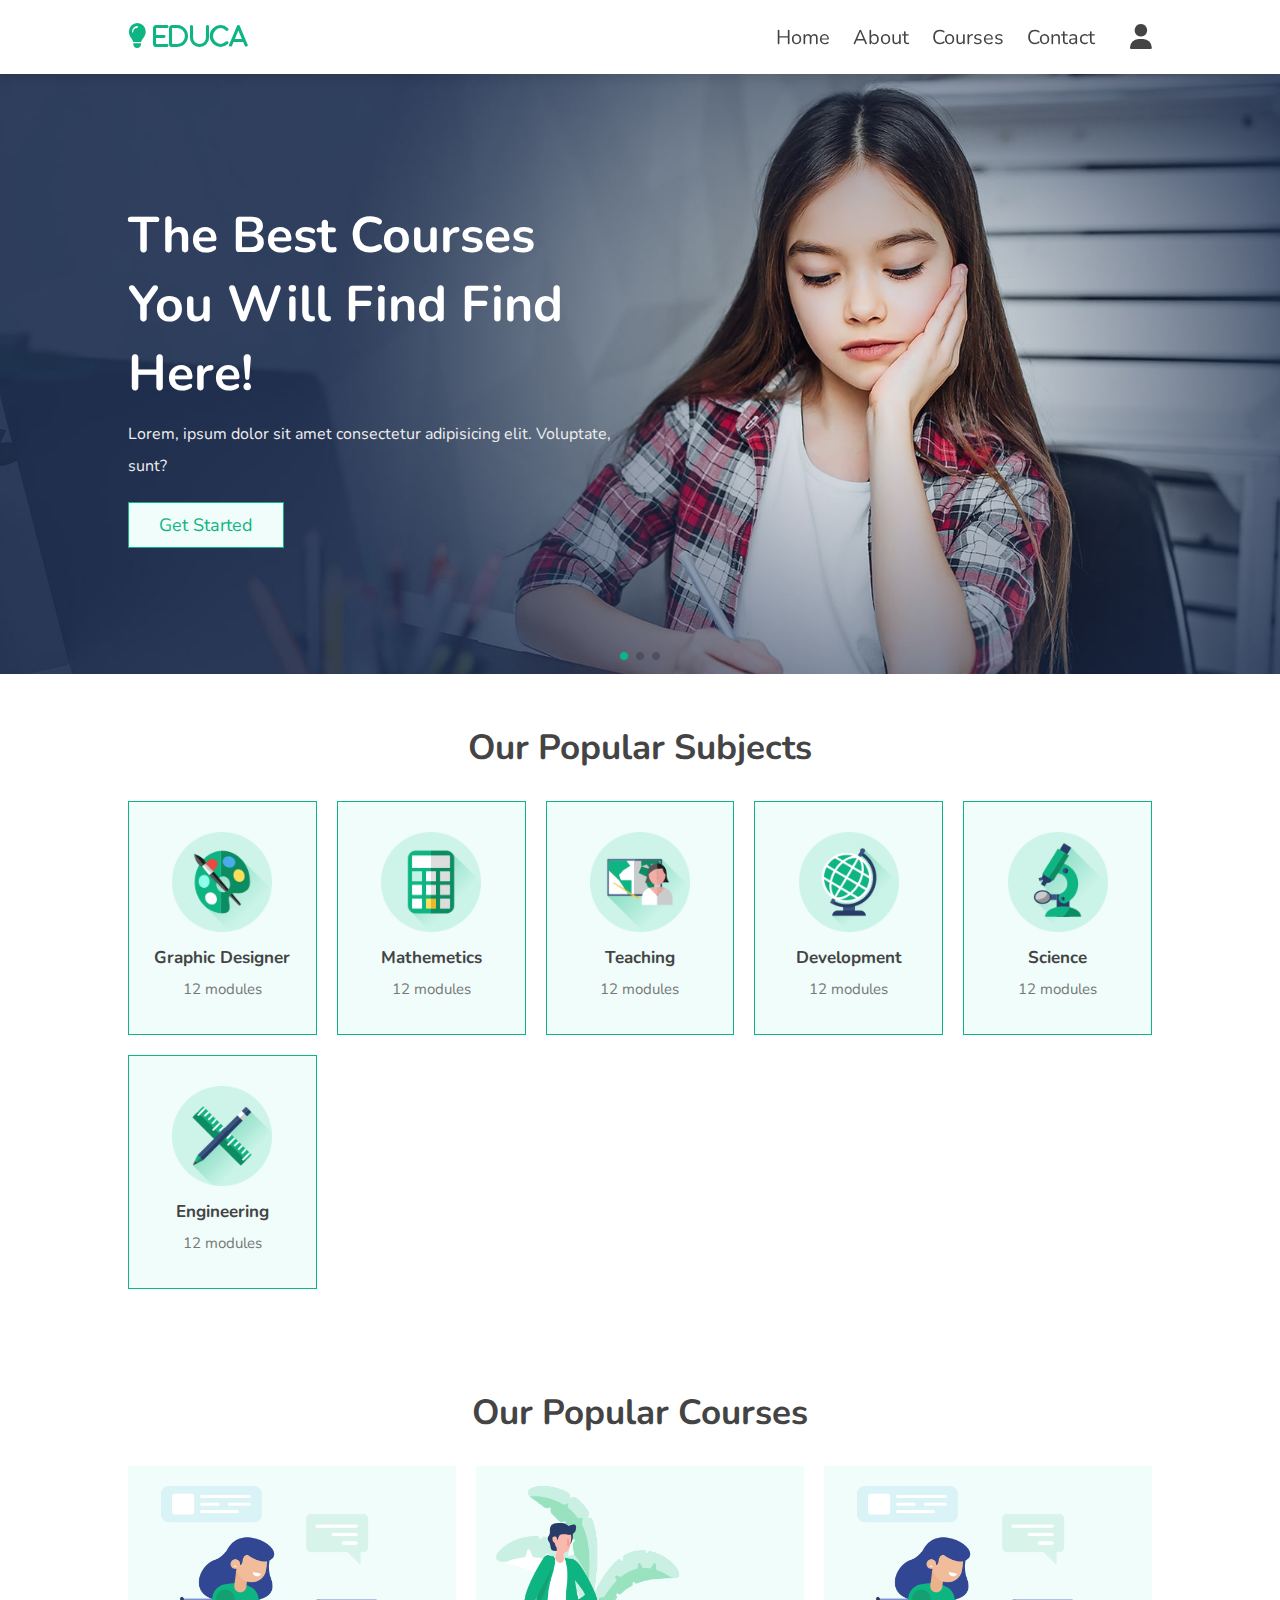
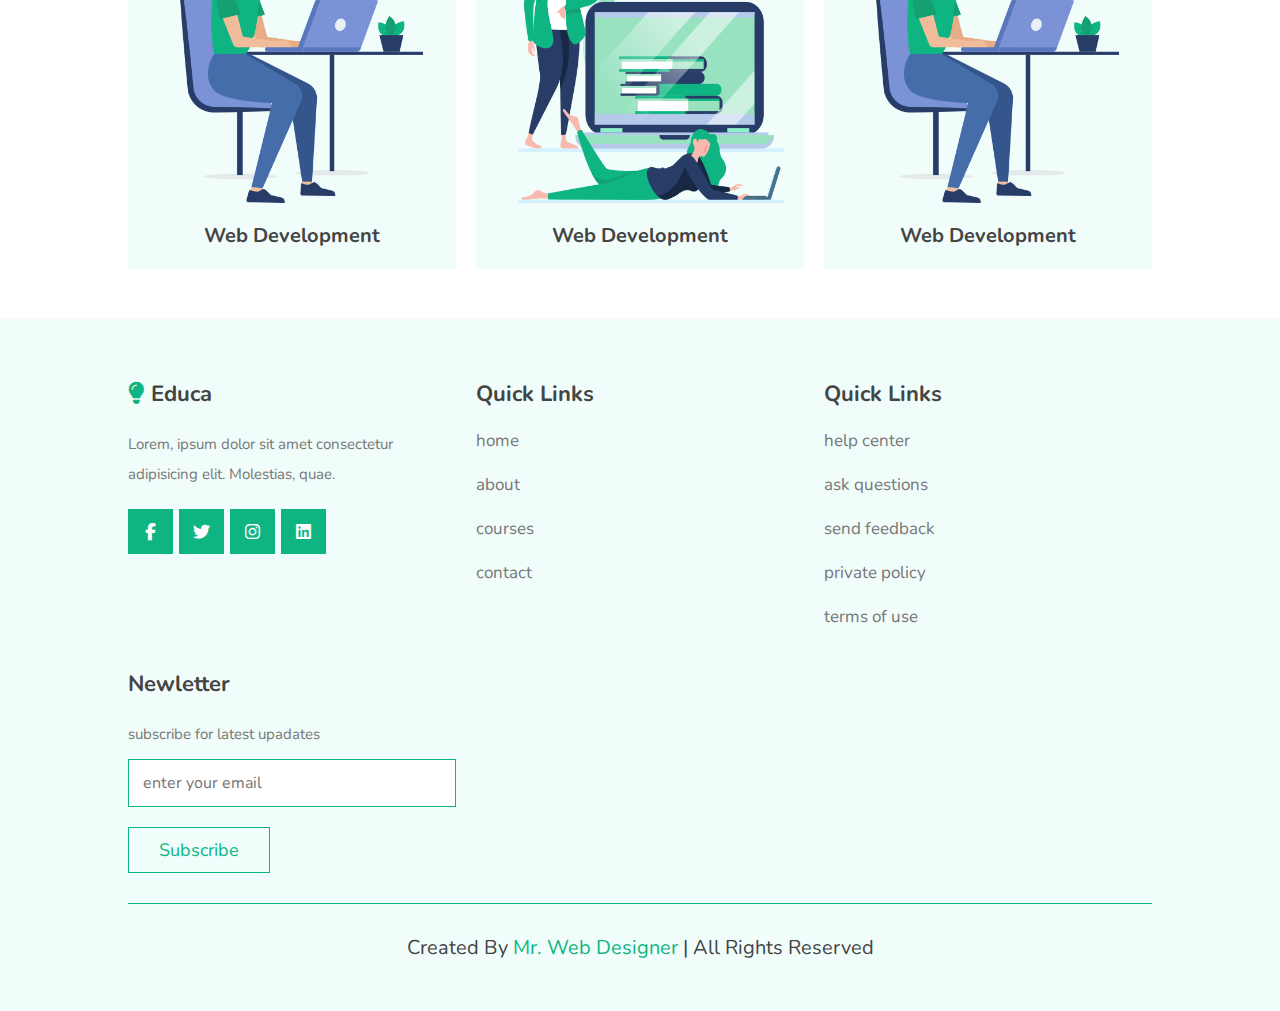
<file: index.html>
<!DOCTYPE html>
<html lang="pt-br">
<head>
    <meta charset="UTF-8">
    <meta http-equiv="X-UA-Compatible" content="IE=edge">
    <meta name="viewport" content="width=device-width, initial-scale=1.0">
    <title>home</title>

    <!--font awesome cdn link-->
    <link rel="stylesheet" href="https://cdnjs.cloudflare.com/ajax/libs/font-awesome/6.2.0/css/all.min.css">

    <!--swiper css link-->
    <link rel="stylesheet" href="https://cdn.jsdelivr.net/npm/swiper@8/swiper-bundle.min.css" />

    <!--custom css file link-->
    <link rel="stylesheet" href="css/style.css">
</head>
<body>
  
    


<header class="header">

    <a href="#" class="logo"> <i class="fas fa-lightbulb"> educa </i></a>

    <nav class="navbar">
        <div id="close-navbar" class="fas fa-times"></div>
        <a href="home.index">home</a>
        <a href="about.html">about</a>
        <a href="courses.html">courses</a>
        <a href="contact.html">contact</a>
    </nav>

    <div class="icons">
        <div id="account-btn" class="fas fa-user"></div>
        <div id="menu-btn" class="fas fa-bars"></div>
    </div>

</header>

<!-- account form section starts -->

<div class="account-form">

    <div id="close-form" class="fas fa-times"></div>

    <div class="buttons">
        <span class="btn active login-btn">login</span>
        <span class="btn register-btn">register</span>
    </div>

    <form class="login-form active" action="" >
        <h3>login now</h3>
        <input type="email" placeholder="enter your email" class="box">
        <input type="password" placeholder="enter your password" class="box">
        <div class="flex">
            <input type="checkbox" name="" id="remember-me">
            <label for="remember-me">remember me</label>
            <a href="#">forgot password?</a>
        </div>
        <input type="submit" value="login now" class="btn">
    </form>

    <form class="register-form" action="" >
        <h3>register now</h3>
        <input type="email" placeholder="enter your email" class="box">
        <input type="password" placeholder="enter your password" class="box">
        <input type="password" placeholder="confirm your password" class="box">
        <input type="submit" value="register now" class="btn">
    </form>

</div>
<!-- account form section ends -->

<!--header section ends-->

<!--home section starts-->

<section class="home">

    <div class="swiper home-slider">

        <div class="swiper-wrapper">

            <section class="swiper-slide slide" style="background: url(images/home-slide-1.jpg) no-repeat;">
                <div class="content">
                    <h3>the best courses you will find find here!</h3>
                    <p>Lorem, ipsum dolor sit amet consectetur adipisicing elit. Voluptate, sunt?</p>
                    <a href="#" class="btn">get started</a>
                </div>
            </section>

            <section class="swiper-slide slide" style="background: url(images/home-slide-2.jpg) no-repeat;">
                <div class="content">
                    <h3>the best courses you will find find here!</h3>
                    <p>Lorem, ipsum dolor sit amet consectetur adipisicing elit. Voluptate, sunt?</p>
                    <a href="#" class="btn">get started</a>
                </div>
            </section>

            <section class="swiper-slide slide" style="background: url(images/home-slide-3.jpg) no-repeat;">
                <div class="content">
                    <h3>the best courses you will find find here!</h3>
                    <p>Lorem, ipsum dolor sit amet consectetur adipisicing elit. Voluptate, sunt?</p>
                    <a href="#" class="btn">get started</a>
                </div>
            </section>

        </div>

        <div class="swiper-pagination"></div>

    </div>
</section>

<!--home section ends-->

<!--subjects section starts-->

<section class="subjects">

    <h1 class="heading">our popular subjects</h1>

    <div class="box-container">

        <div class="box">
            <img src="images/subject-icon-1.png" alt="">
            <h3>graphic designer</h3>
            <p>12 modules</p>
        </div>

        <div class="box">
            <img src="images/subject-icon-2.png" alt="">
            <h3>mathemetics</h3>
            <p>12 modules</p>
        </div>

        <div class="box">
            <img src="images/subject-icon-3.png" alt="">
            <h3>teaching</h3>
            <p>12 modules</p>
        </div>

        <div class="box">
            <img src="images/subject-icon-4.png" alt="">
            <h3>development</h3>
            <p>12 modules</p>
        </div>

        <div class="box">
            <img src="images/subject-icon-5.png" alt="">
            <h3>science</h3>
            <p>12 modules</p>
        </div>

        <div class="box">
            <img src="images/subject-icon-6.png" alt="">
            <h3>engineering</h3>
            <p>12 modules</p>
        </div>

    </div>

</section>
<!--subjects section ends-->

<!--home courses slider section startd-->

<section class="home-courses">

    <h1 class="heading"> our popular courses </h1>

    <div class="swiper home-courses-slider">

        <div class="swiper-wrapper">

            <div class="swiper-slide slide">
                <div class="image">
                    <img src="images/course-1-1.png" alt="">
                    <h3>web development</h3>
                </div>
                <div class="content">
                    <h3>web development</h3>
                    <p>Lorem ipsum dolor, sit amet consectetur adipisicing elit. Dolorem, dignissimos.</p>
                    <a href="#" class="btn">read more</a>
                </div>
            </div>

            <div class="swiper-slide slide">
                <div class="image">
                    <img src="images/course-1-2.png" alt="">
                    <h3>web development</h3>
                </div>
                <div class="content">
                    <h3>web development</h3>
                    <p>Lorem ipsum dolor, sit amet consectetur adipisicing elit. Dolorem, dignissimos.</p>
                    <a href="#" class="btn">read more</a>
                </div>
            </div>

            <div class="slide">
                <div class="image">
                    <img src="images/course-1-3.png" alt="">
                    <h3>web development</h3>
                </div>
                <div class="content">
                    <h3>web development</h3>
                    <p>Lorem ipsum dolor, sit amet consectetur adipisicing elit. Dolorem, dignissimos.</p>
                    <a href="#" class="btn">read more</a>
                </div>
            </div>

            <div class="slide">
                <div class="image">
                    <img src="images/course-1-4.png" alt="">
                    <h3>web development</h3>
                </div>
                <div class="content">
                    <h3>web development</h3>
                    <p>Lorem ipsum dolor, sit amet consectetur adipisicing elit. Dolorem, dignissimos.</p>
                    <a href="#" class="btn">read more</a>
                </div>
            </div>

            <div class="slide">
                <div class="image">
                    <img src="images/course-1-5.png" alt="">
                    <h3>web development</h3>
                </div>
                <div class="content">
                    <h3>web development</h3>
                    <p>Lorem ipsum dolor, sit amet consectetur adipisicing elit. Dolorem, dignissimos.</p>
                    <a href="#" class="btn">read more</a>
                </div>
            </div>

            <div class="slide">
                <div class="image">
                    <img src="images/course-1-6.png" alt="">
                    <h3>web development</h3>
                </div>
                <div class="content">
                    <h3>web development</h3>
                    <p>Lorem ipsum dolor, sit amet consectetur adipisicing elit. Dolorem, dignissimos.</p>
                    <a href="#" class="btn">read more</a>
                </div>
            </div>

        </div>
    </div>
</section>

<!--home courses slider section ends-->










<!-- footer section starts-->

<section class="footer">

    <div class="box-container">

        <div class="box">
            <h3> <i class="fas fa-lightbulb"></i> educa </h3>
            <p>Lorem, ipsum dolor sit amet consectetur adipisicing elit. Molestias, quae.</p>
            <div class="share">
                <a href="#" class="fab fa-facebook-f"></a>
                <a href="#" class="fab fa-twitter"></a>
                <a href="#" class="fab fa-instagram"></a>
                <a href="#" class="fab fa-linkedin"></a>
            </div>
        </div>

        <div class="box">
            <h3>quick links</h3>
            <a href="home.html" class="link">home</a>
            <a href="about.html" class="link">about</a>
            <a href="courses.html" class="link">courses</a>
            <a href="contact.html" class="link">contact</a>
        </div>

        <div class="box">
            <h3>quick links</h3>
            <a href="#" class="link">help center</a>
            <a href="#" class="link">ask questions</a>
            <a href="#" class="link">send feedback</a>
            <a href="#" class="link">private policy</a>
            <a href="#" class="link">terms of use</a>
        </div>

        <div class="box">
            <h3>newletter</h3>
            <p>subscribe for latest upadates</p>
            <form action="">
                <input type="email" name="" placeholder="enter your email" id="" class="email">
                <input type="submit" value="subscribe" class="btn">
            </form>
        </div>
    </div>

    <div class="credit"> created by <span>mr. web designer</span> | all rights reserved</div>

</section>

<!-- footer section ends-->




<!--swiper.js.link-->
<script src="https://cdn.jsdelivr.net/npm/swiper@8/swiper-bundle.min.js"></script>

<!--custom js file link-->
<script src="js/script.js"></script>

</body>
</html>
</file>
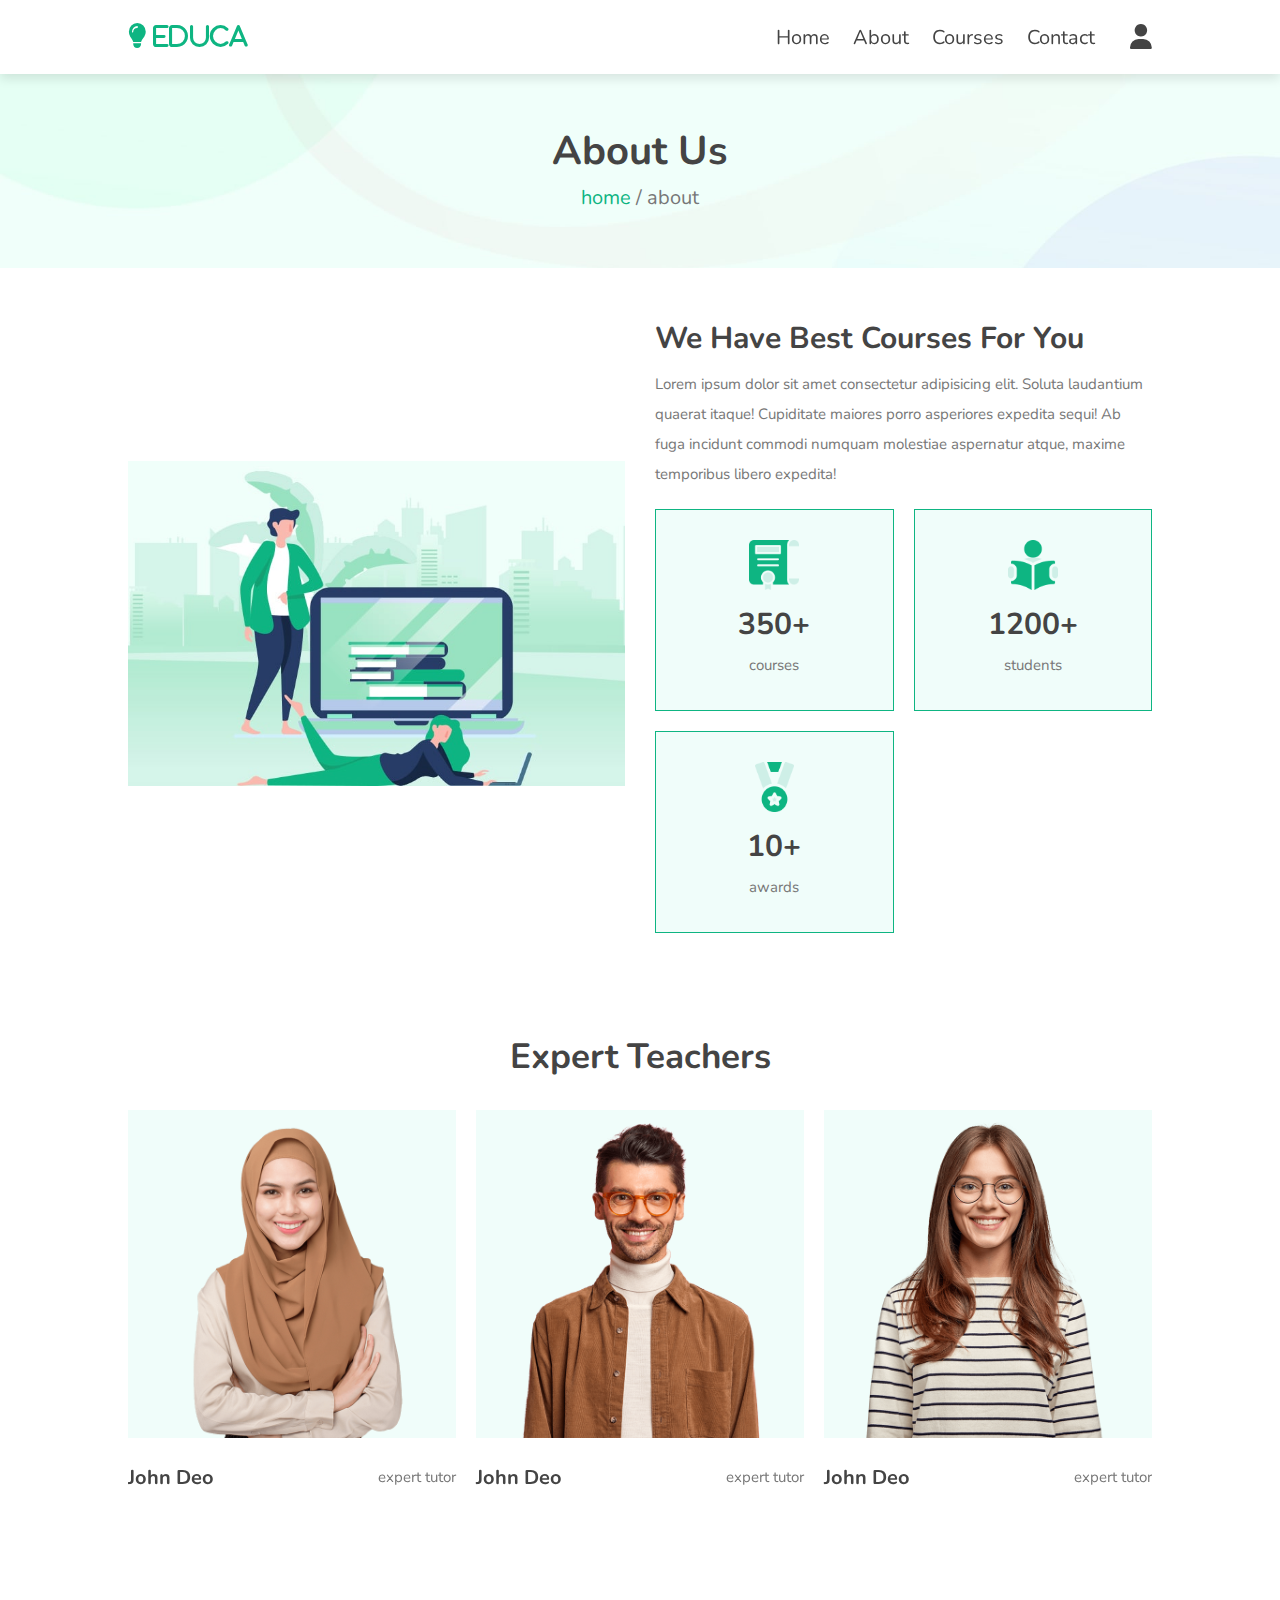
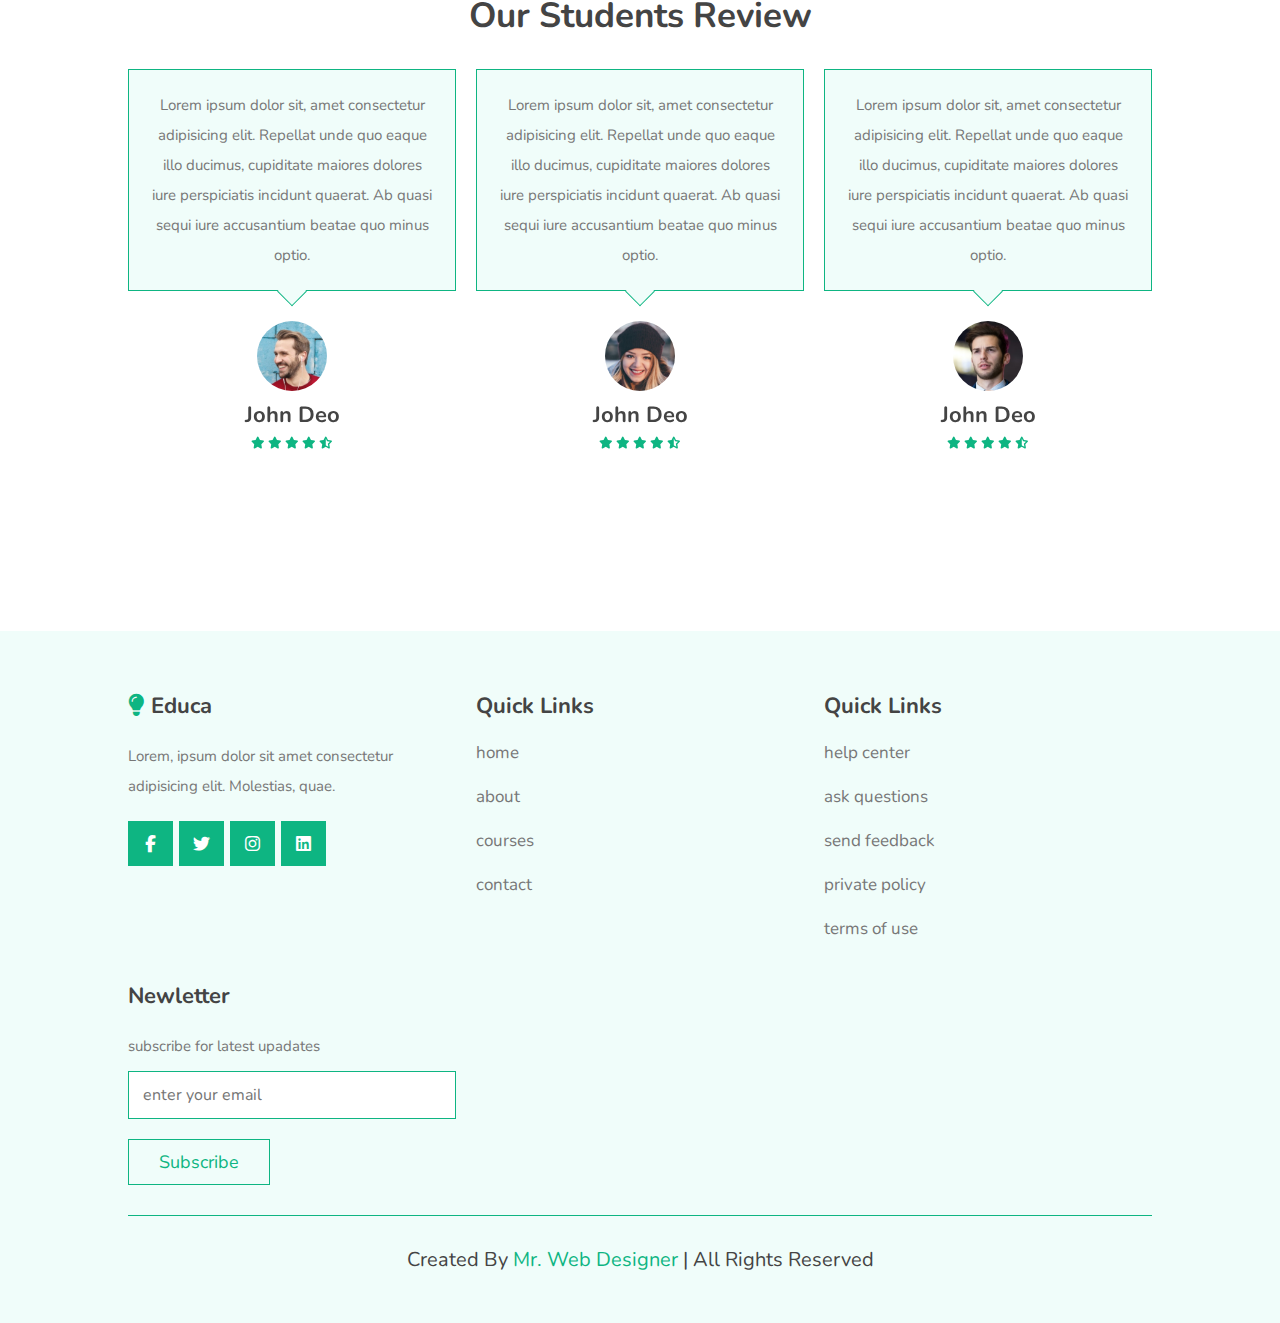
<file: about.html>
<!DOCTYPE html>
<html lang="pt-br">
<head>
    <meta charset="UTF-8">
    <meta http-equiv="X-UA-Compatible" content="IE=edge">
    <meta name="viewport" content="width=device-width, initial-scale=1.0">
    <title>about</title>

    <!--font awesome cdn link-->
    <link rel="stylesheet" href="https://cdnjs.cloudflare.com/ajax/libs/font-awesome/6.2.0/css/all.min.css">

     <!--swiper css link-->
     <link rel="stylesheet" href="https://cdn.jsdelivr.net/npm/swiper@8/swiper-bundle.min.css" />

    <!--custom css file link-->
    <link rel="stylesheet" href="css/style.css">
</head>
<body>
  
    


<header class="header">

    <a href="#" class="logo"> <i class="fas fa-lightbulb"> educa </i></a>

    <nav class="navbar">
        <div id="close-navbar" class="fas fa-times"></div>
        <a href="home.html">home</a>
        <a href="about.html">about</a>
        <a href="courses.html">courses</a>
        <a href="contact.html">contact</a>
    </nav>

    <div class="icons">
        <div id="account-btn" class="fas fa-user"></div>
        <div id="menu-btn" class="fas fa-bars"></div>
    </div>

</header>

<!-- account form section starts -->

<div class="account-form">

    <div id="close-form" class="fas fa-times"></div>

    <div class="buttons">
        <span class="btn active login-btn">login</span>
        <span class="btn register-btn">register</span>
    </div>

    <form class="login-form active" action="" >
        <h3>login now</h3>
        <input type="email" placeholder="enter your email" class="box">
        <input type="password" placeholder="enter your password" class="box">
        <div class="flex">
            <input type="checkbox" name="" id="remember-me">
            <label for="remember-me">remember me</label>
            <a href="#">forgot password?</a>
        </div>
        <input type="submit" value="login now" class="btn">
    </form>

    <form class="register-form" action="" >
        <h3>register now</h3>
        <input type="email" placeholder="enter your email" class="box">
        <input type="password" placeholder="enter your password" class="box">
        <input type="password" placeholder="confirm your password" class="box">
        <input type="submit" value="register now" class="btn">
    </form>

</div>

<!-- account form section ends -->

<!-- header section ends -->

<section class="heading-link">
    <h3>about us</h3>
    <p> <a href="index.html">home</a> / about </p>
</section>

<!--about section starts-->

<section class="about">

    <div class="image">
        <img src="images/about-img.jpg" alt="">
    </div>

    <div class="content">
        <h3 class="about-title">we have best courses for you</h3>
        <p>Lorem ipsum dolor sit amet consectetur adipisicing elit. Soluta laudantium quaerat itaque! Cupiditate maiores porro asperiores expedita sequi! Ab fuga incidunt commodi numquam molestiae aspernatur atque, maxime temporibus libero expedita!</p>
        <div class="icons-container">
            <div class="icons">
                <img src="images/about-icon-1.png" alt="">
                <h3>350+</h3>
                <span>courses</span>
            </div>
            <div class="icons">
                <img src="images/about-icon-2.png" alt="">
                <h3>1200+</h3>
                <span>students</span>
            </div>
            <div class="icons">
                <img src="images/about-icon-3.png" alt="">
                <h3>10+</h3>
                <span>awards</span>
            </div>
        </div>
    </div>
</section>
<!--about section ends-->






<!--teachers section starts-->

<section class="teachers">

    <h1 class="heading">expert teachers</h1>

    <div class="swiper teachers-slider">

        <div class="swiper-wrapper">

           <div class="swiper-slide slide">
            <div class="image">
                <img src="images/teacher-1.png" alt="">
                <div class="share">
                    <a href="#" class="fab fa-facebook-f"></a>
                    <a href="#" class="fab fa-twitter"></a>
                    <a href="#" class="fab fa-instagram"></a>
                    <a href="#" class="fab fa-linkedin"></a>
                </div>
            </div>
            <div class="content">
                <h3>john deo</h3>
                <span>expert tutor</span>
            </div>
           </div>

        <div class="swiper-slide slide">
            <div class="image">
                <img src="images/teacher-2.png" alt="">
                <div class="share">
                    <a href="#" class="fab fa-facebook-f"></a>
                    <a href="#" class="fab fa-twitter"></a>
                    <a href="#" class="fab fa-instagram"></a>
                    <a href="#" class="fab fa-linkedin"></a>
                </div>
            </div>
            <div class="content">
                <h3>john deo</h3>
                <span>expert tutor</span>
            </div>
        </div>

        <div class="swiper-slide slide">
            <div class="image">
                <img src="images/teacher-3.png" alt="">
                <div class="share">
                    <a href="#" class="fab fa-facebook-f"></a>
                    <a href="#" class="fab fa-twitter"></a>
                    <a href="#" class="fab fa-instagram"></a>
                    <a href="#" class="fab fa-linkedin"></a>
                </div>
            </div>
            <div class="content">
                <h3>john deo</h3>
                <span>expert tutor</span>
            </div>
        </div>

        <div class="swiper-slide slide">
            <div class="image">
                <img src="images/teacher-4.png" alt="">
                <div class="share">
                    <a href="#" class="fab fa-facebook-f"></a>
                    <a href="#" class="fab fa-twitter"></a>
                    <a href="#" class="fab fa-instagram"></a>
                    <a href="#" class="fab fa-linkedin"></a>
                </div>
            </div>
            <div class="content">
                <h3>john deo</h3>
                <span>expert tutor</span>
            </div>
        </div>

        <div class="swiper-slide slide">
            <div class="image">
                <img src="images/teacher-5.png" alt="">
                <div class="share">
                    <a href="#" class="fab fa-facebook-f"></a>
                    <a href="#" class="fab fa-twitter"></a>
                    <a href="#" class="fab fa-instagram"></a>
                    <a href="#" class="fab fa-linkedin"></a>
                </div>
            </div>
            <div class="content">
                <h3>john deo</h3>
                <span>expert tutor</span>
            </div>
        </div>

        <div class="swiper-slide slide">
            <div class="image">
                <img src="images/teacher-6.png" alt="">
                <div class="share">
                    <a href="#" class="fab fa-facebook-f"></a>
                    <a href="#" class="fab fa-twitter"></a>
                    <a href="#" class="fab fa-instagram"></a>
                    <a href="#" class="fab fa-linkedin"></a>
                </div>
            </div>
            <div class="content">
                <h3>john deo</h3>
                <span>expert tutor</span>
            </div>
        </div>

        </div>

    </div>
</section>

<!--teachers section ends-->

<!--students reviews section starts-->

<section class="reviews">

    <h1 class="heading"> our students review </h1>

    <div class="swiper reviews-slider">

        <div class="swiper-wrapper">

            <div class="swiper-slide slide">
                <p>Lorem ipsum dolor sit, amet consectetur adipisicing elit. Repellat unde quo eaque illo ducimus, cupiditate maiores dolores iure perspiciatis incidunt quaerat. Ab quasi sequi iure accusantium beatae quo minus optio.</p>
                <img src="images/pic-1.png" alt="">
                <h3>john deo</h3>
                <div class="stars">
                    <i class="fas fa-star"></i>
                    <i class="fas fa-star"></i>
                    <i class="fas fa-star"></i>
                    <i class="fas fa-star"></i>
                    <i class="fas fa-star-half-alt"></i>
                </div>
            </div>

            <div class="swiper-slide slide">
                <p>Lorem ipsum dolor sit, amet consectetur adipisicing elit. Repellat unde quo eaque illo ducimus, cupiditate maiores dolores iure perspiciatis incidunt quaerat. Ab quasi sequi iure accusantium beatae quo minus optio.</p>
                <img src="images/pic-2.png" alt="">
                <h3>john deo</h3>
                <div class="stars">
                    <i class="fas fa-star"></i>
                    <i class="fas fa-star"></i>
                    <i class="fas fa-star"></i>
                    <i class="fas fa-star"></i>
                    <i class="fas fa-star-half-alt"></i>
                </div>
            </div>

            <div class="swiper-slide slide">
                <p>Lorem ipsum dolor sit, amet consectetur adipisicing elit. Repellat unde quo eaque illo ducimus, cupiditate maiores dolores iure perspiciatis incidunt quaerat. Ab quasi sequi iure accusantium beatae quo minus optio.</p>
                <img src="images/pic-3.png" alt="">
                <h3>john deo</h3>
                <div class="stars">
                    <i class="fas fa-star"></i>
                    <i class="fas fa-star"></i>
                    <i class="fas fa-star"></i>
                    <i class="fas fa-star"></i>
                    <i class="fas fa-star-half-alt"></i>
                </div>
            </div>

            <div class="swiper-slide slide">
                <p>Lorem ipsum dolor sit, amet consectetur adipisicing elit. Repellat unde quo eaque illo ducimus, cupiditate maiores dolores iure perspiciatis incidunt quaerat. Ab quasi sequi iure accusantium beatae quo minus optio.</p>
                <img src="images/pic-4.png" alt="">
                <h3>john deo</h3>
                <div class="stars">
                    <i class="fas fa-star"></i>
                    <i class="fas fa-star"></i>
                    <i class="fas fa-star"></i>
                    <i class="fas fa-star"></i>
                    <i class="fas fa-star-half-alt"></i>
                </div>
            </div>

            <div class="swiper-slide slide">
                <p>Lorem ipsum dolor sit, amet consectetur adipisicing elit. Repellat unde quo eaque illo ducimus, cupiditate maiores dolores iure perspiciatis incidunt quaerat. Ab quasi sequi iure accusantium beatae quo minus optio.</p>
                <img src="images/pic-5.png" alt="">
                <h3>john deo</h3>
                <div class="stars">
                    <i class="fas fa-star"></i>
                    <i class="fas fa-star"></i>
                    <i class="fas fa-star"></i>
                    <i class="fas fa-star"></i>
                    <i class="fas fa-star-half-alt"></i>
                </div>
            </div>

            <div class="swiper-slide slide">
                <p>Lorem ipsum dolor sit, amet consectetur adipisicing elit. Repellat unde quo eaque illo ducimus, cupiditate maiores dolores iure perspiciatis incidunt quaerat. Ab quasi sequi iure accusantium beatae quo minus optio.</p>
                <img src="images/pic-6.png" alt="">
                <h3>john deo</h3>
                <div class="stars">
                    <i class="fas fa-star"></i>
                    <i class="fas fa-star"></i>
                    <i class="fas fa-star"></i>
                    <i class="fas fa-star"></i>
                    <i class="fas fa-star-half-alt"></i>
                </div>
            </div>
        </div>
    </div>
</section>
<!--students reviews section ends-->











<!--reviews section starts-->

<section class="reviews">
    <h1 class="heading">  </h1>
</section>

<!--reviews section ends-->








<!-- footer section starts-->

<section class="footer">

    <div class="box-container">

        <div class="box">
            <h3> <i class="fas fa-lightbulb"></i> educa </h3>
            <p>Lorem, ipsum dolor sit amet consectetur adipisicing elit. Molestias, quae.</p>
            <div class="share">
                <a href="#" class="fab fa-facebook-f"></a>
                <a href="#" class="fab fa-twitter"></a>
                <a href="#" class="fab fa-instagram"></a>
                <a href="#" class="fab fa-linkedin"></a>
            </div>
        </div>

        <div class="box">
            <h3>quick links</h3>
            <a href="home.html" class="link">home</a>
            <a href="about.html" class="link">about</a>
            <a href="courses.html" class="link">courses</a>
            <a href="contact.html" class="link">contact</a>
        </div>

        <div class="box">
            <h3>quick links</h3>
            <a href="#" class="link">help center</a>
            <a href="#" class="link">ask questions</a>
            <a href="#" class="link">send feedback</a>
            <a href="#" class="link">private policy</a>
            <a href="#" class="link">terms of use</a>
        </div>

        <div class="box">
            <h3>newletter</h3>
            <p>subscribe for latest upadates</p>
            <form action="">
                <input type="email" name="" placeholder="enter your email" id="" class="email">
                <input type="submit" value="subscribe" class="btn">
            </form>
        </div>
    </div>

    <div class="credit"> created by <span>mr. web designer</span> | all rights reserved</div>
    
</section>

<!-- footer section ends-->


<!--swiper.js.link-->
<script src="https://cdn.jsdelivr.net/npm/swiper@8/swiper-bundle.min.js"></script>

<!--custom js file link-->
<script src="js/script.js"></script>

</body>
</html>
</file>
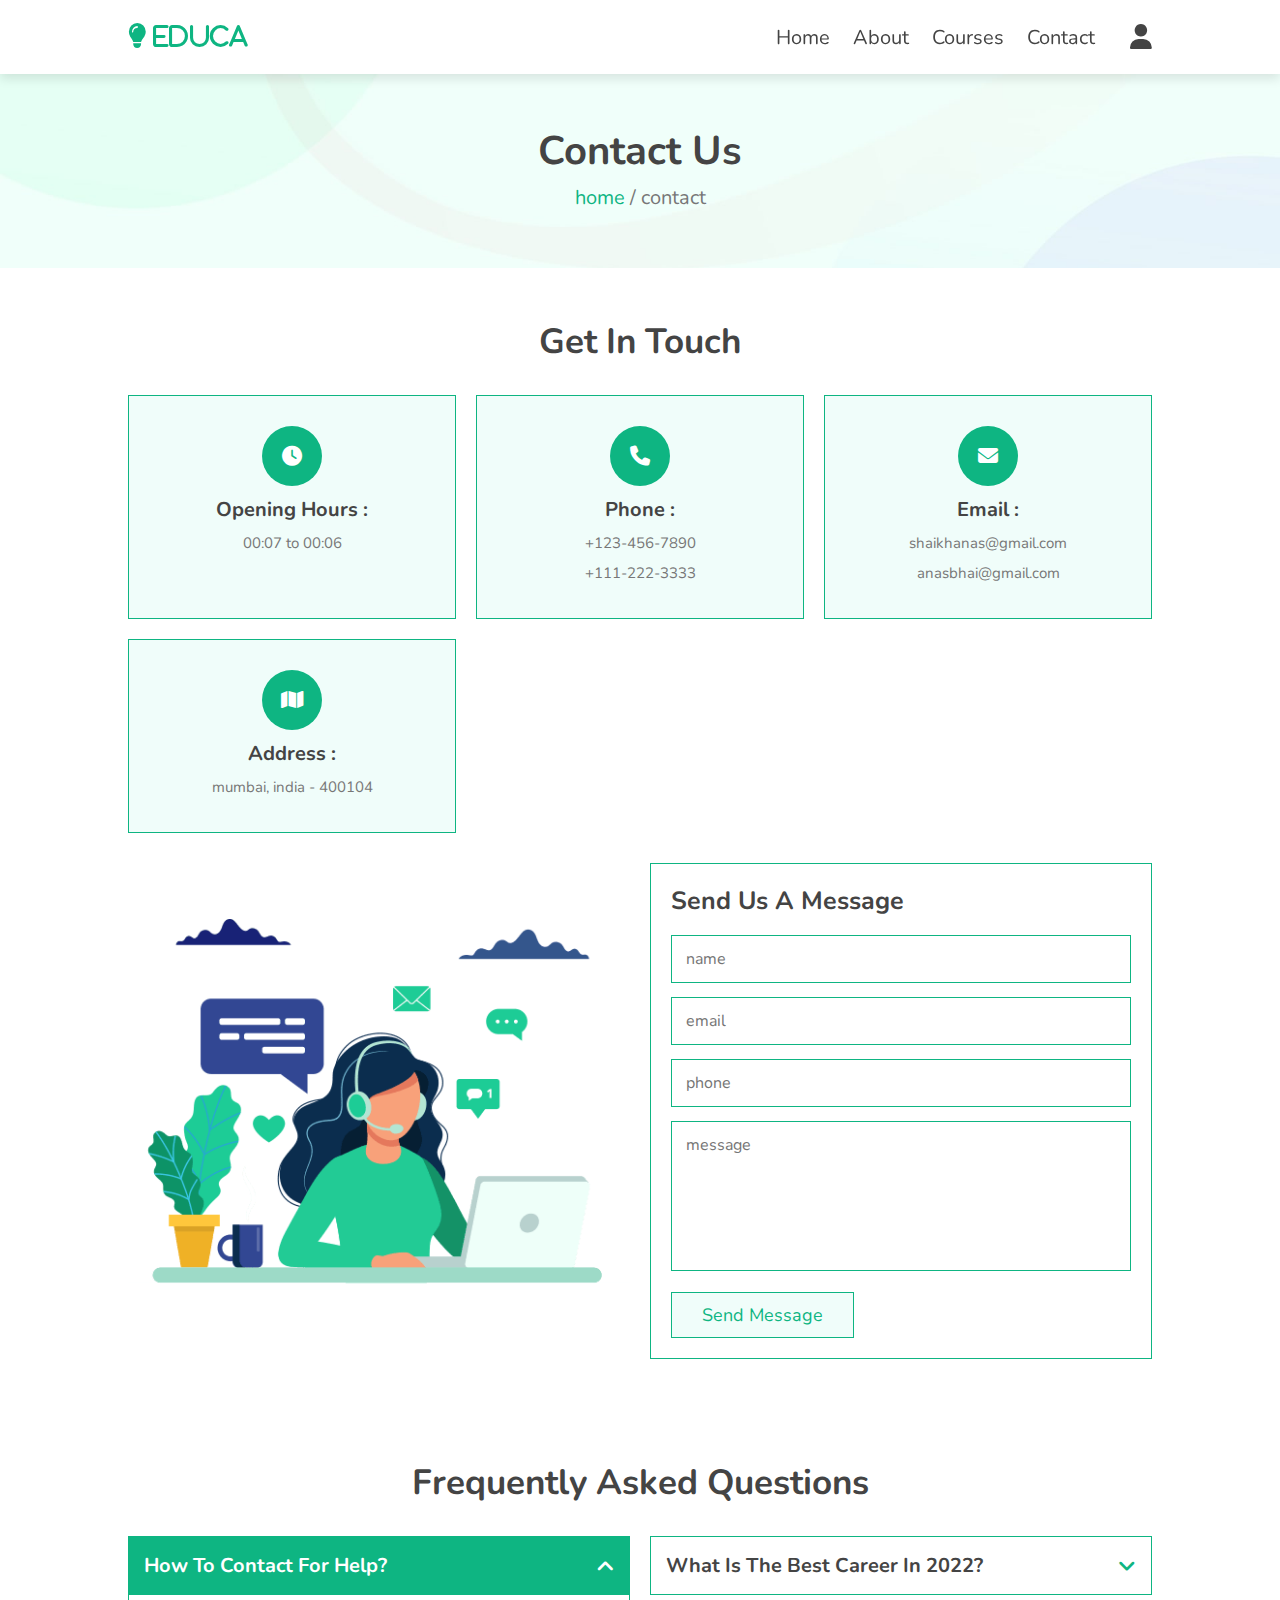
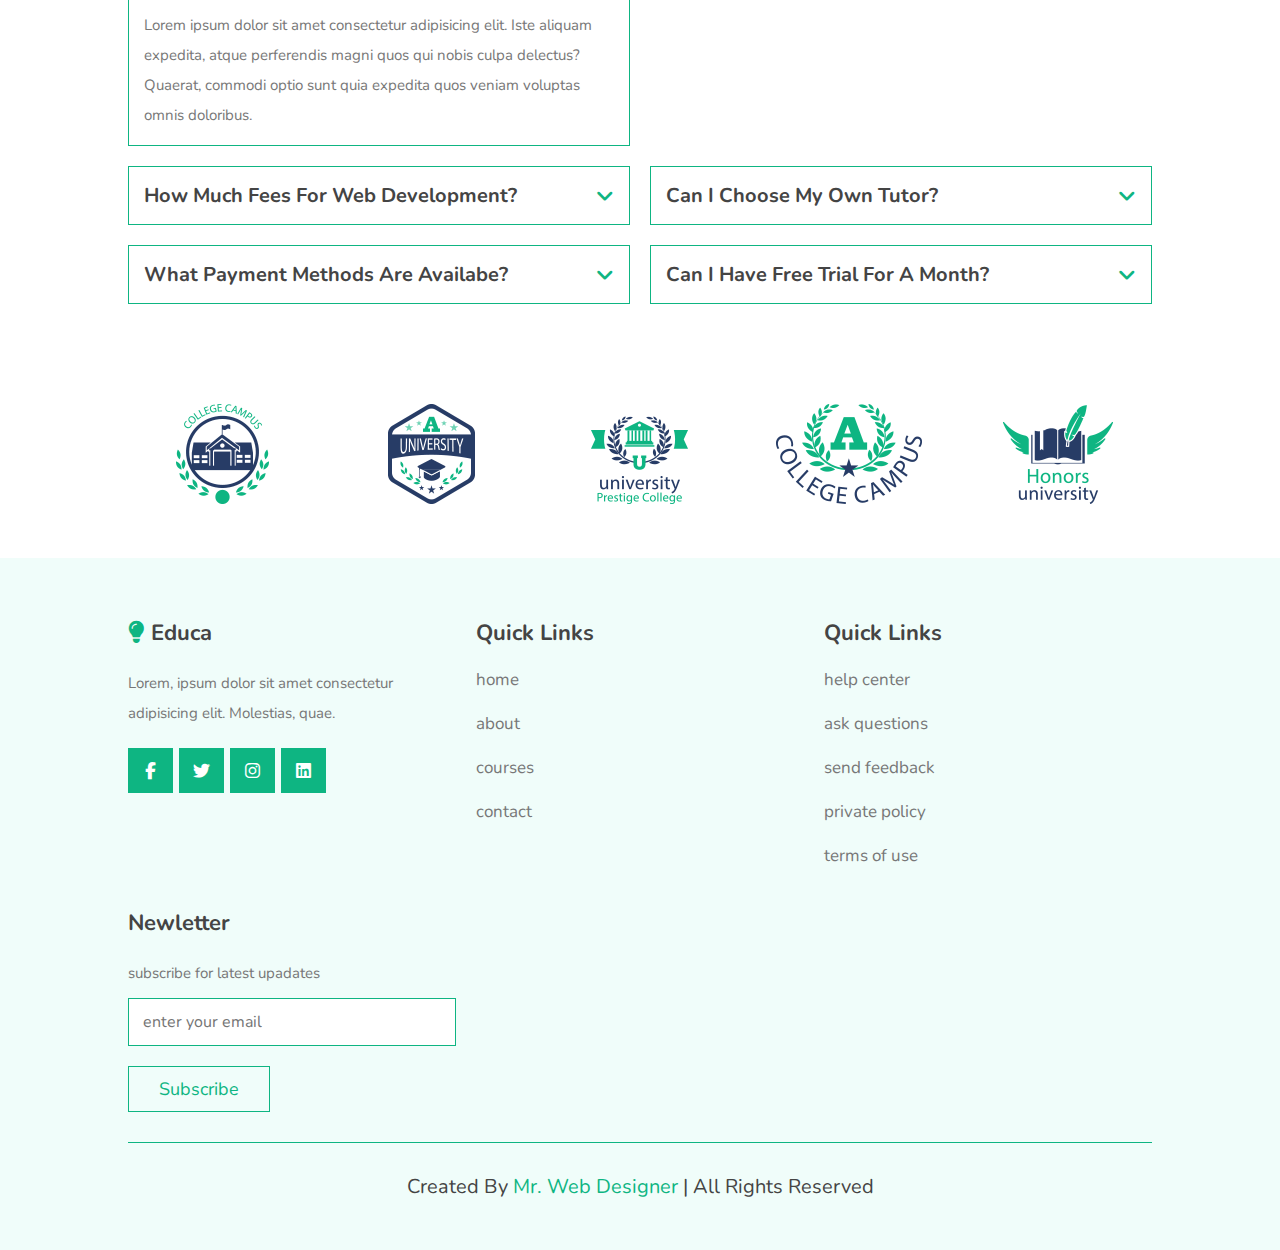
<file: contact.html>
<!DOCTYPE html>
<html lang="pt-br">
<head>
    <meta charset="UTF-8">
    <meta http-equiv="X-UA-Compatible" content="IE=edge">
    <meta name="viewport" content="width=device-width, initial-scale=1.0">
    <title>contact</title>

    <!--font awesome cdn link-->
    <link rel="stylesheet" href="https://cdnjs.cloudflare.com/ajax/libs/font-awesome/6.2.0/css/all.min.css">

     <!--swiper css link-->
     <link rel="stylesheet" href="https://cdn.jsdelivr.net/npm/swiper@8/swiper-bundle.min.css" />

    <!--custom css file link-->
    <link rel="stylesheet" href="css/style.css">
</head>
<body>
  
    


<header class="header">

    <a href="#" class="logo"> <i class="fas fa-lightbulb"> educa </i></a>

    <nav class="navbar">
        <div id="close-navbar" class="fas fa-times"></div>
        <a href="index.html">home</a>
        <a href="about.html">about</a>
        <a href="courses.html">courses</a>
        <a href="contact.html">contact</a>
    </nav>

    <div class="icons">
        <div id="account-btn" class="fas fa-user"></div>
        <div id="menu-btn" class="fas fa-bars"></div>
    </div>

</header>

<!-- account form section starts -->

<div class="account-form">

    <div id="close-form" class="fas fa-times"></div>

    <div class="buttons">
        <span class="btn active login-btn">login</span>
        <span class="btn register-btn">register</span>
    </div>

    <form class="login-form active" action="" >
        <h3>login now</h3>
        <input type="email" placeholder="enter your email" class="box">
        <input type="password" placeholder="enter your password" class="box">
        <div class="flex">
            <input type="checkbox" name="" id="remember-me">
            <label for="remember-me">remember me</label>
            <a href="#">forgot password?</a>
        </div>
        <input type="submit" value="login now" class="btn">
    </form>

    <form class="register-form" action="" >
        <h3>register now</h3>
        <input type="email" placeholder="enter your email" class="box">
        <input type="password" placeholder="enter your password" class="box">
        <input type="password" placeholder="confirm your password" class="box">
        <input type="submit" value="register now" class="btn">
    </form>

</div>
<!-- account form section ends -->

<!-- header section ends -->

<section class="heading-link">
    <h3>contact us</h3>
    <p> <a href="home.html">home</a> / contact </p>
</section>

<!--contact section starts-->

<section class="contact">

    <h1 class="heading"> get in touch </h1>

    <div class="icons-container">

        <div class="icons">
            <i class="fas fa-clock"></i>
            <h3>opening hours :</h3>
            <p>00:07 to 00:06</p>
        </div>

        <div class="icons">
            <i class="fas fa-phone"></i>
            <h3>phone :</h3>
            <p>+123-456-7890</p>
            <p>+111-222-3333</p>
        </div>

        <div class="icons">
            <i class="fas fa-envelope"></i>
            <h3> email : </h3>
            <p>shaikhanas@gmail.com</p>
            <p>anasbhai@gmail.com</p>
        </div>

        <div class="icons">
            <i class="fas fa-map"></i>
            <h3>address :</h3>
            <p>mumbai, india - 400104</p>
        </div>

    </div>

    <div class="row">

        <div class="image">
            <img src="images/contact-img.png" alt="">
        </div>

        <form action="">
            <h3>send us a message</h3>
            <input type="text" placeholder="name" class="box">
            <input type="email" placeholder="email" class="box">
            <input type="number" placeholder="phone" class="box">
            <textarea name="" class="box" placeholder="message" id="" cols="30" rows="10"></textarea>
            <input type="submit" value="send message" class="btn">
        </form>
    </div>

</section>

<!--contact section ends-->

<!--faq section starts-->

<section class="faq">

    <h1 class="heading">frequently asked questions</h1>

    <div class="accordion-container">

        <div class="accordion active">
            <div class="accordion-heading">
                <h3>how to contact for help?</h3>
                <i class="fas fa-angle-down"></i>
            </div>
            <p class="accordion-content">
                Lorem ipsum dolor sit amet consectetur adipisicing elit. Iste aliquam expedita, atque perferendis magni quos qui nobis culpa delectus? Quaerat, commodi optio sunt quia expedita quos veniam voluptas omnis doloribus.
            </p>
        </div>

        <div class="accordion">
            <div class="accordion-heading">
                <h3>what is the best career in 2022?</h3>
                <i class="fas fa-angle-down"></i>
            </div>
            <p class="accordion-content">
                Lorem ipsum dolor sit amet consectetur adipisicing elit. Iste aliquam expedita, atque perferendis magni quos qui nobis culpa delectus? Quaerat, commodi optio sunt quia expedita quos veniam voluptas omnis doloribus.
            </p>
        </div>

        <div class="accordion">
            <div class="accordion-heading">
                <h3>how much fees for web development?</h3>
                <i class="fas fa-angle-down"></i>
            </div>
            <p class="accordion-content">
                Lorem ipsum dolor sit amet consectetur adipisicing elit. Iste aliquam expedita, atque perferendis magni quos qui nobis culpa delectus? Quaerat, commodi optio sunt quia expedita quos veniam voluptas omnis doloribus.
            </p>
        </div>

        <div class="accordion">
            <div class="accordion-heading">
                <h3>can I choose my own tutor?</h3>
                <i class="fas fa-angle-down"></i>
            </div>
            <p class="accordion-content">
                Lorem ipsum dolor sit amet consectetur adipisicing elit. Iste aliquam expedita, atque perferendis magni quos qui nobis culpa delectus? Quaerat, commodi optio sunt quia expedita quos veniam voluptas omnis doloribus.
            </p>
        </div>

        <div class="accordion">
            <div class="accordion-heading">
                <h3>what payment methods are availabe?</h3>
                <i class="fas fa-angle-down"></i>
            </div>
            <p class="accordion-content">
                Lorem ipsum dolor sit amet consectetur adipisicing elit. Iste aliquam expedita, atque perferendis magni quos qui nobis culpa delectus? Quaerat, commodi optio sunt quia expedita quos veniam voluptas omnis doloribus.
            </p>
        </div>

        <div class="accordion">
            <div class="accordion-heading">
                <h3>can I have free trial for a month?</h3>
                <i class="fas fa-angle-down"></i>
            </div>
            <p class="accordion-content">
                Lorem ipsum dolor sit amet consectetur adipisicing elit. Iste aliquam expedita, atque perferendis magni quos qui nobis culpa delectus? Quaerat, commodi optio sunt quia expedita quos veniam voluptas omnis doloribus.
            </p>
        </div>



    </div>
</section>

<!--faq section ends-->

<!--logo slider starts-->

<section class="logo-container">
    <div class="swiper logo-slider">
        <div class="swiper-wrapper">
            <div class="swiper-slide"> <img src="images/partner-logo-1.png" alt=""></div>
            <div class="swiper-slide"> <img src="images/partner-logo-2.png" alt=""></div>
            <div class="swiper-slide"> <img src="images/partner-logo-3.png" alt=""></div>
            <div class="swiper-slide"> <img src="images/partner-logo-4.png" alt=""></div>
            <div class="swiper-slide"> <img src="images/partner-logo-5.png" alt=""></div>
        </div>
    </div>
</section>

<!--logo slider ends-->












<!-- footer section starts-->

<section class="footer">

    <div class="box-container">

        <div class="box">
            <h3> <i class="fas fa-lightbulb"></i> educa </h3>
            <p>Lorem, ipsum dolor sit amet consectetur adipisicing elit. Molestias, quae.</p>
            <div class="share">
                <a href="#" class="fab fa-facebook-f"></a>
                <a href="#" class="fab fa-twitter"></a>
                <a href="#" class="fab fa-instagram"></a>
                <a href="#" class="fab fa-linkedin"></a>
            </div>
        </div>

        <div class="box">
            <h3>quick links</h3>
            <a href="home.html" class="link">home</a>
            <a href="about.html" class="link">about</a>
            <a href="courses.html" class="link">courses</a>
            <a href="contact.html" class="link">contact</a>
        </div>

        <div class="box">
            <h3>quick links</h3>
            <a href="#" class="link">help center</a>
            <a href="#" class="link">ask questions</a>
            <a href="#" class="link">send feedback</a>
            <a href="#" class="link">private policy</a>
            <a href="#" class="link">terms of use</a>
        </div>

        <div class="box">
            <h3>newletter</h3>
            <p>subscribe for latest upadates</p>
            <form action="">
                <input type="email" name="" placeholder="enter your email" id="" class="email">
                <input type="submit" value="subscribe" class="btn">
            </form>
        </div>
    </div>

    <div class="credit"> created by <span>mr. web designer</span> | all rights reserved</div>
    
</section>

<!-- footer section ends-->



<!--swiper.js.link-->
<script src="https://cdn.jsdelivr.net/npm/swiper@8/swiper-bundle.min.js"></script>

<!--custom js file link-->
<script src="js/script.js"></script>

</body>
</html>
</file>
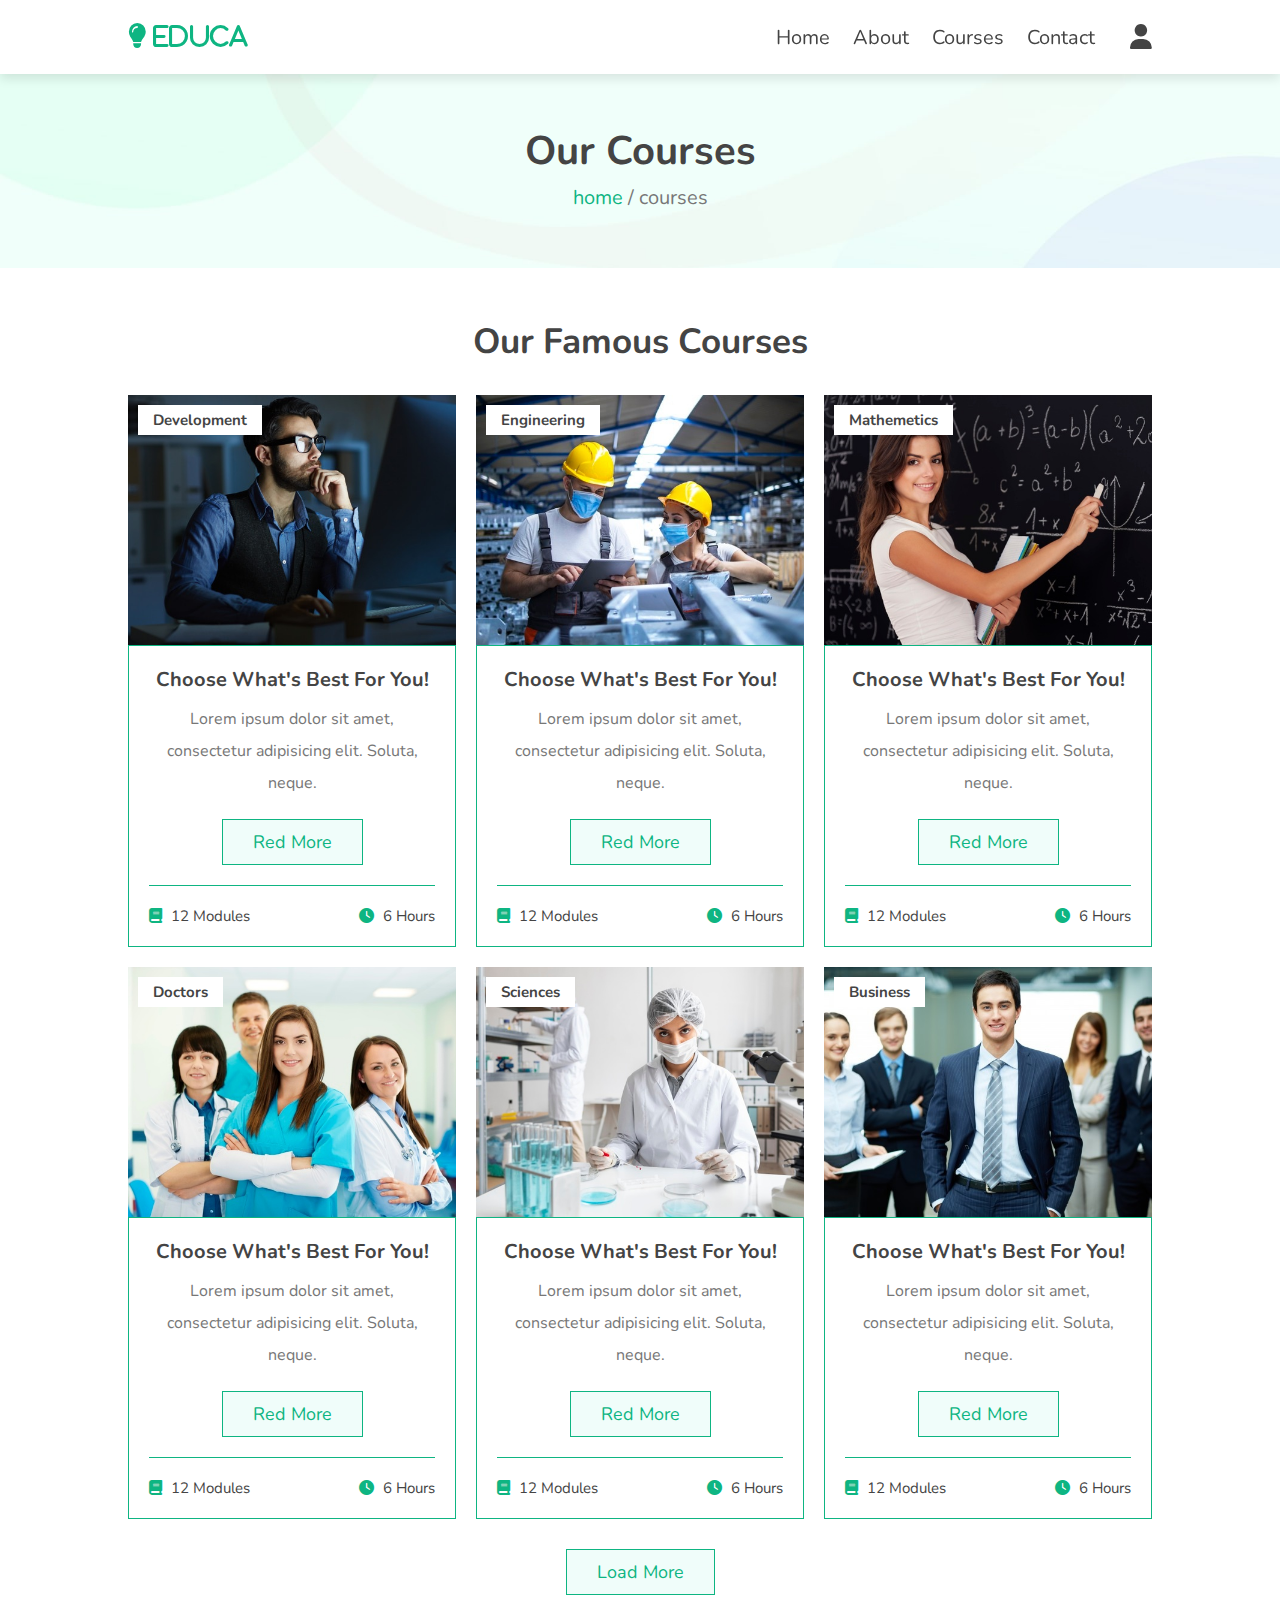
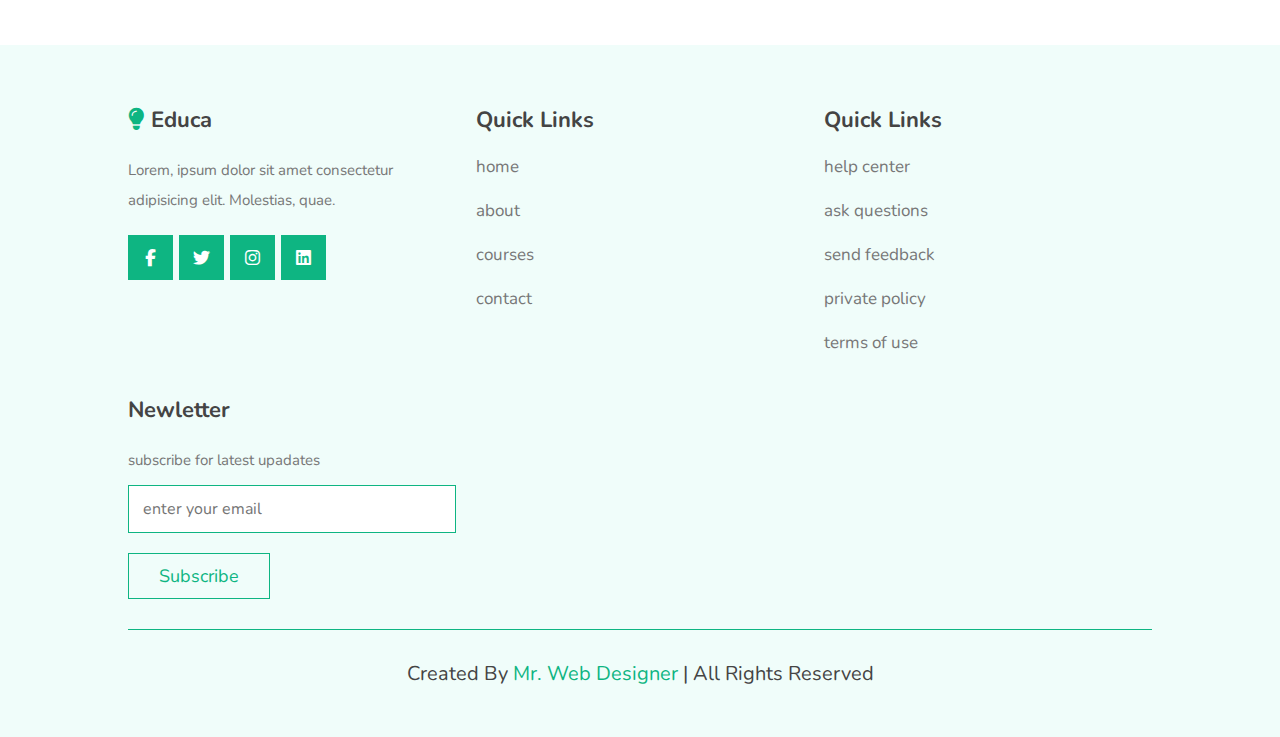
<file: courses.html>
<!DOCTYPE html>
<html lang="pt-br">
<head>
    <meta charset="UTF-8">
    <meta http-equiv="X-UA-Compatible" content="IE=edge">
    <meta name="viewport" content="width=device-width, initial-scale=1.0">
    <title>courses</title>

    <!--font awesome cdn link-->
    <link rel="stylesheet" href="https://cdnjs.cloudflare.com/ajax/libs/font-awesome/6.2.0/css/all.min.css">

     <!--swiper css link-->
     <link rel="stylesheet" href="https://cdn.jsdelivr.net/npm/swiper@8/swiper-bundle.min.css" />

    <!--custom css file link-->
    <link rel="stylesheet" href="css/style.css">
</head>
<body>
  
    


<header class="header">

    <a href="#" class="logo"> <i class="fas fa-lightbulb"> educa </i></a>

    <nav class="navbar">
        <div id="close-navbar" class="fas fa-times"></div>
        <a href="home.html">home</a>
        <a href="about.html">about</a>
        <a href="courses.html">courses</a>
        <a href="contact.html">contact</a>
    </nav>

    <div class="icons">
        <div id="account-btn" class="fas fa-user"></div>
        <div id="menu-btn" class="fas fa-bars"></div>
    </div>

</header>

<!-- account form section starts -->

<div class="account-form">

    <div id="close-form" class="fas fa-times"></div>

    <div class="buttons">
        <span class="btn active login-btn">login</span>
        <span class="btn register-btn">register</span>
    </div>

    <form class="login-form active" action="" >
        <h3>login now</h3>
        <input type="email" placeholder="enter your email" class="box">
        <input type="password" placeholder="enter your password" class="box">
        <div class="flex">
            <input type="checkbox" name="" id="remember-me">
            <label for="remember-me">remember me</label>
            <a href="#">forgot password?</a>
        </div>
        <input type="submit" value="login now" class="btn">
    </form>

    <form class="register-form" action="" >
        <h3>register now</h3>
        <input type="email" placeholder="enter your email" class="box">
        <input type="password" placeholder="enter your password" class="box">
        <input type="password" placeholder="confirm your password" class="box">
        <input type="submit" value="register now" class="btn">
    </form>

</div>
<!-- account form section ends -->

<!--header section ends-->

<section class="heading-link">
    <h3>our courses</h3>
    <p> <a href="index.html">home</a> / courses </p>
</section>

<section class="courses">

    <h1 class="heading"> our famous courses </h1>

    <div class="box-container">

        <div class="box">
            <div class="image">
                <img src="images/course-2-1.jpg" alt="">
                <h3>development</h3>
            </div>
            <div class="content">
            <h3>choose what's best for you!</h3>
            <p>Lorem ipsum dolor sit amet, consectetur adipisicing elit. Soluta, neque.</p>
            <a href="#" class="btn">red more</a>
            <div class="icons">
                <span> <i class="fas fa-book"></i> 12 modules </span>
                <span> <i class="fas fa-clock"></i> 6 hours </span>
            </div>
        </div>
        </div>
        <div class="box">
            <div class="image">
                <img src="images/course-2-2.jpg" alt="">
                <h3>engineering</h3>
            </div>
            <div class="content">
            <h3>choose what's best for you!</h3>
            <p>Lorem ipsum dolor sit amet, consectetur adipisicing elit. Soluta, neque.</p>
            <a href="#" class="btn">red more</a>
            <div class="icons">
                <span> <i class="fas fa-book"></i> 12 modules </span>
                <span> <i class="fas fa-clock"></i> 6 hours </span>
            </div>
        </div>
        </div>

        <div class="box">
            <div class="image">
                <img src="images/course-2-3.jpg" alt="">
                <h3>mathemetics</h3>
            </div>
            <div class="content">
            <h3>choose what's best for you!</h3>
            <p>Lorem ipsum dolor sit amet, consectetur adipisicing elit. Soluta, neque.</p>
            <a href="#" class="btn">red more</a>
            <div class="icons">
                <span> <i class="fas fa-book"></i> 12 modules </span>
                <span> <i class="fas fa-clock"></i> 6 hours </span>
            </div>
        </div>
        </div>

        <div class="box">
            <div class="image">
                <img src="images/course-2-4.jpg" alt="">
                <h3>doctors</h3>
            </div>
            <div class="content">
            <h3>choose what's best for you!</h3>
            <p>Lorem ipsum dolor sit amet, consectetur adipisicing elit. Soluta, neque.</p>
            <a href="#" class="btn">red more</a>
            <div class="icons">
                <span> <i class="fas fa-book"></i> 12 modules </span>
                <span> <i class="fas fa-clock"></i> 6 hours </span>
            </div>
        </div>
        </div>

        <div class="box">
            <div class="image">
                <img src="images/course-2-5.jpg" alt="">
                <h3>sciences</h3>
            </div>
            <div class="content">
            <h3>choose what's best for you!</h3>
            <p>Lorem ipsum dolor sit amet, consectetur adipisicing elit. Soluta, neque.</p>
            <a href="#" class="btn">red more</a>
            <div class="icons">
                <span> <i class="fas fa-book"></i> 12 modules </span>
                <span> <i class="fas fa-clock"></i> 6 hours </span>
            </div>
        </div>
        </div>

        <div class="box">
            <div class="image">
                <img src="images/course-2-6.jpg" alt="">
                <h3>business</h3>
            </div>
            <div class="content">
            <h3>choose what's best for you!</h3>
            <p>Lorem ipsum dolor sit amet, consectetur adipisicing elit. Soluta, neque.</p>
            <a href="#" class="btn">red more</a>
            <div class="icons">
                <span> <i class="fas fa-book"></i> 12 modules </span>
                <span> <i class="fas fa-clock"></i> 6 hours </span>
            </div>
        </div>
        </div>

        <div class="box hide">
            <div class="image">
                <img src="images/course-2-7.jpg" alt="">
                <h3>teaching</h3>
            </div>
            <div class="content">
            <h3>choose what's best for you!</h3>
            <p>Lorem ipsum dolor sit amet, consectetur adipisicing elit. Soluta, neque.</p>
            <a href="#" class="btn">red more</a>
            <div class="icons">
                <span> <i class="fas fa-book"></i> 12 modules </span>
                <span> <i class="fas fa-clock"></i> 6 hours </span>
            </div>
        </div>
    </div>

    <div class="box hide">
        <div class="image">
            <img src="images/course-2-8.jpg" alt="">
            <h3>designing</h3>
        </div>
        <div class="content">
        <h3>choose what's best for you!</h3>
        <p>Lorem ipsum dolor sit amet, consectetur adipisicing elit. Soluta, neque.</p>
        <a href="#" class="btn">red more</a>
        <div class="icons">
            <span> <i class="fas fa-book"></i> 12 modules </span>
            <span> <i class="fas fa-clock"></i> 6 hours </span>
        </div>
    </div>
</div>

<div class="box hide">
    <div class="image">
        <img src="images/course-2-9.jpg" alt="">
        <h3>dancing</h3>
    </div>
    <div class="content">
    <h3>choose what's best for you!</h3>
    <p>Lorem ipsum dolor sit amet, consectetur adipisicing elit. Soluta, neque.</p>
    <a href="#" class="btn">red more</a>
    <div class="icons">
        <span> <i class="fas fa-book"></i> 12 modules </span>
        <span> <i class="fas fa-clock"></i> 6 hours </span>
    </div>
</div>
</div>

    </div>

    <div class="load-more"> <div class="btn">load more</div></div>
</section>














<!-- footer section starts-->

<section class="footer">

    <div class="box-container">

        <div class="box">
            <h3> <i class="fas fa-lightbulb"></i> educa </h3>
            <p>Lorem, ipsum dolor sit amet consectetur adipisicing elit. Molestias, quae.</p>
            <div class="share">
                <a href="#" class="fab fa-facebook-f"></a>
                <a href="#" class="fab fa-twitter"></a>
                <a href="#" class="fab fa-instagram"></a>
                <a href="#" class="fab fa-linkedin"></a>
            </div>
        </div>

        <div class="box">
            <h3>quick links</h3>
            <a href="home.html" class="link">home</a>
            <a href="about.html" class="link">about</a>
            <a href="courses.html" class="link">courses</a>
            <a href="contact.html" class="link">contact</a>
        </div>

        <div class="box">
            <h3>quick links</h3>
            <a href="#" class="link">help center</a>
            <a href="#" class="link">ask questions</a>
            <a href="#" class="link">send feedback</a>
            <a href="#" class="link">private policy</a>
            <a href="#" class="link">terms of use</a>
        </div>

        <div class="box">
            <h3>newletter</h3>
            <p>subscribe for latest upadates</p>
            <form action="">
                <input type="email" name="" placeholder="enter your email" id="" class="email">
                <input type="submit" value="subscribe" class="btn">
            </form>
        </div>
    </div>

    <div class="credit"> created by <span>mr. web designer</span> | all rights reserved</div>
    
</section>

<!-- footer section ends-->


<!--swiper.js.link-->
<script src="https://cdn.jsdelivr.net/npm/swiper@8/swiper-bundle.min.js"></script>

<!--custom js file link-->
<script src="js/script.js"></script>

</body>
</html>
</file>
<file: css/style.css>
@import url("https://fonts.googleapis.com/css2?family=Nunito:wght@200;300;400;500;600&display=swap");
* {
  font-family: "Nunito", sans-serif;
  margin: 0;
  padding: 0;
  box-sizing: border-box;
  text-decoration: none;
  transition: all 0.2s linear;
}

img {
  -webkit-user-select: none;
     -moz-user-select: none;
      -ms-user-select: none;
          user-select: none;
}

html {
  font-size: 62.5%;
  overflow-x: hidden;
}
html::-webkit-scrollbar {
  width: 1rem;
}
html::-webkit-scrollbar-track {
  background: transparent;
}
html::-webkit-scrollbar-thumb {
  background: #0eb582;
}

section {
  padding: 5rem 10%;
}

.heading-link {
  text-align: center;
  background: url(../images/heading-bg.jpg) no-repeat;
  background-size: cover;
  background-position: center;
}
.heading-link h3 {
  font-size: 4rem;
  text-transform: capitalize;
  color: #444;
}
.heading-link p {
  font-size: 2rem;
  line-height: 2;
  color: #777;
}
.heading-link p a {
  color: #0eb582;
}
.heading-link p a:hover {
  text-decoration: underline;
}

.heading {
  text-align: center;
  margin-bottom: 3rem;
  font-size: 3.5rem;
  text-transform: capitalize;
  color: #444;
}

.btn {
  display: inline-block;
  margin-top: 1rem;
  padding: 1rem 3rem;
  font-size: 1.8rem;
  border: 0.1rem solid #0eb582;
  background: #f0fdfa;
  color: #0eb582;
  cursor: pointer;
  text-transform: capitalize;
}
.btn:hover {
  background: #0eb582;
  color: #fff;
}

.header {
  position: -webkit-sticky;
  position: sticky;
  top: 0;
  left: 0;
  right: 0;
  background: #fff;
  box-shadow: 0 0.5rem 1rem rgba(0, 0, 0, 0.1);
  padding: 2rem 10%;
  display: flex;
  align-items: center;
  z-index: 1000;
}
.header .logo {
  margin-right: auto;
  font-size: 2.5rem;
  text-transform: capitalize;
  color: #444;
  font-weight: bolder;
}
.header .logo i {
  color: #0eb582;
}
.header .navbar {
  position: relative;
}
.header .navbar #close-navbar {
  position: absolute;
  top: 1.5rem;
  font-size: 4rem;
  cursor: pointer;
  color: #444;
  display: none;
}
.header .navbar #close-navbar:hover {
  transform: rotate(90deg);
}
.header .navbar a {
  margin-right: 2rem;
  font-size: 2rem;
  text-transform: capitalize;
  color: #444;
}
.header .navbar a:hover {
  color: #0eb582;
}
.header .icons div {
  cursor: pointer;
  font-size: 2.5rem;
  color: #444;
  margin-left: 1.5rem;
}
.header .icons div:hover {
  color: #0eb582;
}
.header #menu-btn {
  display: none;
}

.account-form {
  position: fixed;
  top: 0;
  right: -105%;
  width: 35rem;
  background: #fff;
  display: flex;
  flex-flow: column;
  gap: 2rem;
  justify-content: center;
  height: 100%;
  z-index: 1200;
  padding: 2rem;
  text-align: center;
}
.account-form.active {
  right: 0;
  box-shadow: 0 0 0 100vw rgba(0, 0, 0, 0.8);
}
.account-form #close-form {
  position: absolute;
  top: 1.5rem;
  right: 2.5rem;
  font-size: 4rem;
  cursor: pointer;
  color: #444;
}
.account-form #close-form:hover {
  transform: rotate(90deg);
}
.account-form form {
  border: 0.1rem solid #0eb582;
  padding: 2rem;
  display: none;
}
.account-form form.active {
  display: block;
}
.account-form form h3 {
  font-size: 2.5rem;
  text-transform: capitalize;
  color: #444;
  padding-bottom: 0.5rem;
  text-transform: uppercase;
}
.account-form form .box {
  width: 100%;
  padding: 1.2rem 1.4rem;
  border: 0.1rem solid #0eb582;
  font-size: 1.6rem;
  margin: 0.7rem 0;
}
.account-form form .flex {
  padding: 1rem 0;
  display: flex;
  align-items: center;
  gap: 0.5rem;
}
.account-form form .flex label {
  font-size: 1.5rem;
  color: #777;
  cursor: pointer;
}
.account-form form .flex a {
  font-size: 1.5rem;
  color: #777;
  margin-left: auto;
}
.account-form form .flex a:hover {
  text-decoration: underline;
  color: #0eb582;
}
.account-form form .btn {
  width: 100%;
}
.account-form .buttons .btn {
  margin: 0 0.5rem;
}
.account-form .buttons .btn.active {
  background: #0eb582;
  color: #fff;
}

.home {
  padding: 0;
}
.home .slide {
  display: flex;
  align-items: center;
  height: 60rem;
  background-size: cover !important;
  background-position: center !important;
}
.home .slide .content {
  width: 50rem;
}
.home .slide .content h3 {
  font-size: 5rem;
  text-transform: capitalize;
  color: #444;
  color: #fff;
}
.home .slide .content p {
  font-size: 1.6rem;
  line-height: 2;
  color: #777;
  color: #eee;
  padding: 1rem 0;
}

.swiper-pagination-bullet-active {
  background: #0eb582;
}

.subjects .box-container {
  display: grid;
  grid-template-columns: repeat(auto-fit, minmax(16rem, 1fr));
  gap: 2rem;
}
.subjects .box-container .box {
  padding: 3rem 2rem;
  text-align: center;
  border: 0.1rem solid #0eb582;
  background: #f0fdfa;
  cursor: pointer;
}
.subjects .box-container .box:hover {
  background: #0eb582;
}
.subjects .box-container .box:hover h3 {
  color: #fff;
}
.subjects .box-container .box:hover p {
  color: #eee;
}
.subjects .box-container .box img {
  height: 10rem;
  margin-bottom: 0.5rem;
}
.subjects .box-container .box h3 {
  font-size: 1.7rem;
  text-transform: capitalize;
  color: #444;
  padding: 0.5rem 0;
}
.subjects .box-container .box p {
  font-size: 1.5rem;
  line-height: 2;
  color: #777;
}

.home-courses .slide {
  text-align: center;
  position: relative;
  background: #f0fdfa;
  overflow: hidden;
}
.home-courses .slide:hover .content {
  bottom: 0;
}
.home-courses .slide .image {
  padding: 2rem;
}
.home-courses .slide .image img {
  width: 100%;
  margin-bottom: 1.5rem;
}
.home-courses .slide .image h3 {
  font-size: 2rem;
  text-transform: capitalize;
  color: #444;
}
.home-courses .slide .content {
  position: absolute;
  bottom: -100%;
  right: 0;
  left: 0;
  background: #0eb582;
  padding: 2rem 3rem;
}
.home-courses .slide .content h3 {
  font-size: 2rem;
  text-transform: capitalize;
  color: #444;
  color: #fff;
}
.home-courses .slide .content p {
  padding: 1rem 0;
  font-size: 1.5rem;
  line-height: 2;
  color: #777;
  color: #eee;
}
.home-courses .slide .content .btn:hover {
  background: #444;
}

.about {
  display: flex;
  align-items: center;
  flex-wrap: wrap;
  gap: 3rem;
}
.about .image {
  flex: 1 1 40rem;
}
.about .image img {
  width: 100%;
}
.about .content {
  flex: 1 1 40rem;
}
.about .content .about-title {
  font-size: 3rem;
  text-transform: capitalize;
  color: #444;
}
.about .content p {
  font-size: 1.5rem;
  line-height: 2;
  color: #777;
  padding: 1rem 0;
}
.about .content .icons-container {
  margin-top: 1rem;
  display: grid;
  grid-template-columns: repeat(auto-fit, minmax(16rem, 1fr));
  gap: 2rem;
}
.about .content .icons-container .icons {
  text-align: center;
  border: 0.1rem solid #0eb582;
  background: #f0fdfa;
  padding: 3rem 2rem;
}
.about .content .icons-container .icons img {
  height: 5rem;
  margin-bottom: 0.5rem;
}
.about .content .icons-container .icons h3 {
  padding: 0.5rem 0;
  font-size: 3rem;
  text-transform: capitalize;
  color: #444;
}
.about .content .icons-container .icons span {
  font-size: 1.5rem;
  line-height: 2;
  color: #777;
}

.teachers .slide {
  text-align: center;
}
.teachers .slide:hover .image img {
  background: #0eb582;
}
.teachers .slide:hover .image .share {
  bottom: 0;
}
.teachers .slide .image {
  position: relative;
  overflow: hidden;
}
.teachers .slide .image img {
  background: #f0fdfa;
  width: 100%;
}
.teachers .slide .image .share {
  position: absolute;
  bottom: -10rem;
  left: 0;
  right: 0;
  background: rgba(0, 0, 0, 0.8);
  padding: 2rem;
}
.teachers .slide .image .share a {
  font-size: 3rem;
  margin: 0 1rem;
  color: #fff;
}
.teachers .slide .image .share a:hover {
  color: #0eb582;
}
.teachers .slide .content {
  display: flex;
  padding-top: 2rem;
  align-items: center;
  justify-content: space-between;
}
.teachers .slide .content h3 {
  font-size: 2rem;
  text-transform: capitalize;
  color: #444;
}
.teachers .slide .content span {
  font-size: 1.5rem;
  line-height: 2;
  color: #777;
}

.reviews .slide {
  text-align: center;
}
.reviews .slide p {
  font-size: 1.5rem;
  line-height: 2;
  color: #777;
  position: relative;
  background: #f0fdfa;
  border: 0.1rem solid #0eb582;
  margin-bottom: 3rem;
  padding: 2rem;
}
.reviews .slide p::before {
  content: "";
  position: absolute;
  bottom: -1.2rem;
  left: 50%;
  transform: translateX(-50%) rotate(45deg);
  background: #f0fdfa;
  border-bottom: 0.1rem solid #0eb582;
  border-right: 0.1rem solid #0eb582;
  height: 2rem;
  width: 2rem;
}
.reviews .slide img {
  height: 7rem;
  width: 7rem;
  border-radius: 50%;
}
.reviews .slide h3 {
  font-size: 2.2rem;
  text-transform: capitalize;
  color: #444;
  padding: 0.5rem 0;
}
.reviews .slide .stars {
  font-size: 1.2rem;
  color: #0eb582;
}

.courses .box-container {
  display: grid;
  grid-template-columns: repeat(auto-fit, minmax(30rem, 1fr));
  gap: 2rem;
}
.courses .box-container .box:hover .image img {
  transform: scale(1.1);
}
.courses .box-container .box.hide {
  display: none;
}
.courses .box-container .box .image {
  height: 25rem;
  overflow: hidden;
  position: relative;
}
.courses .box-container .box .image img {
  height: 100%;
  width: 100%;
  -o-object-fit: cover;
     object-fit: cover;
}
.courses .box-container .box .image h3 {
  font-size: 1.5rem;
  text-transform: capitalize;
  color: #444;
  position: absolute;
  top: 1rem;
  left: 1rem;
  padding: 0.5rem 1.5rem;
  background: #fff;
}
.courses .box-container .box .content {
  padding: 2rem;
  text-align: center;
  border: 0.1rem solid #0eb582;
}
.courses .box-container .box .content h3 {
  font-size: 2rem;
  text-transform: capitalize;
  color: #444;
}
.courses .box-container .box .content p {
  padding: 1rem 0;
  font-size: 1.6rem;
  line-height: 2;
  color: #777;
}
.courses .box-container .box .content .icons {
  display: flex;
  align-items: center;
  justify-content: space-between;
  margin-top: 2rem;
  padding-top: 2rem;
  border-top: 0.1rem solid #0eb582;
}
.courses .box-container .box .content .icons span {
  font-size: 1.5rem;
  text-transform: capitalize;
  color: #444;
}
.courses .box-container .box .content .icons span i {
  color: #0eb582;
  padding-right: 0.5rem;
}
.courses .load-more {
  margin-top: 2rem;
  text-align: center;
}

.contact .icons-container {
  margin-bottom: 3rem;
  display: grid;
  grid-template-columns: repeat(auto-fit, minmax(25rem, 1fr));
  gap: 2rem;
}
.contact .icons-container .icons {
  text-align: center;
  padding: 3rem 2rem;
  border: 0.1rem solid #0eb582;
  background: #f0fdfa;
}
.contact .icons-container .icons i {
  height: 6rem;
  width: 6rem;
  line-height: 6rem;
  font-size: 2rem;
  border-radius: 50%;
  margin-bottom: 0.5rem;
  color: #fff;
  background: #0eb582;
}
.contact .icons-container .icons h3 {
  font-size: 2rem;
  text-transform: capitalize;
  color: #444;
  padding: 0.5rem 0;
}
.contact .icons-container .icons p {
  font-size: 1.5rem;
  line-height: 2;
  color: #777;
}
.contact .row {
  display: flex;
  align-items: center;
  flex-wrap: wrap;
  gap: 2rem;
}
.contact .row .image {
  flex: 1 1 40rem;
}
.contact .row .image img {
  width: 100%;
}
.contact .row form {
  flex: 1 1 40rem;
  border: 0.1rem solid #0eb582;
  padding: 2rem;
}
.contact .row form h3 {
  font-size: 2.5rem;
  text-transform: capitalize;
  color: #444;
  padding-bottom: 1rem;
}
.contact .row form .box {
  width: 100%;
  padding: 1.2rem 1.4rem;
  border: 0.1rem solid #0eb582;
  font-size: 1.6rem;
  margin: 0.7rem 0;
}
.contact .row form .box:focus {
  background: #0eb582;
  color: #fff;
}
.contact .row form .box:focus::-moz-placeholder {
  color: #eee;
}
.contact .row form .box:focus:-ms-input-placeholder {
  color: #eee;
}
.contact .row form .box:focus::placeholder {
  color: #eee;
}
.contact .row form textarea {
  height: 15rem;
  resize: none;
}

.faq .accordion-container {
  display: flex;
  flex-wrap: wrap;
  gap: 2rem;
  align-items: flex-start;
}
.faq .accordion-container .accordion {
  flex: 1 1 40rem;
  border: 0.1rem solid #0eb582;
}
.faq .accordion-container .accordion.active .accordion-heading {
  background: #0eb582;
}
.faq .accordion-container .accordion.active .accordion-heading h3 {
  color: #fff;
}
.faq .accordion-container .accordion.active .accordion-heading i {
  color: #fff;
  transform: rotate(180deg);
}
.faq .accordion-container .accordion.active .accordion-content {
  display: block;
}
.faq .accordion-container .accordion .accordion-heading {
  display: flex;
  align-items: center;
  justify-content: space-between;
  gap: 1rem;
  cursor: pointer;
  padding: 1.5rem;
}
.faq .accordion-container .accordion .accordion-heading h3 {
  font-size: 2rem;
  text-transform: capitalize;
  color: #444;
}
.faq .accordion-container .accordion .accordion-heading i {
  font-size: 2rem;
  color: #0eb582;
}
.faq .accordion-container .accordion .accordion-content {
  padding: 1.5rem;
  font-size: 1.5rem;
  line-height: 2;
  color: #777;
  border-top: 0.1rem solid #0eb582;
  display: none;
}

.logo-container {
  text-align: center;
}
.logo-container img {
  height: 10rem;
  pointer-events: none;
}

.footer {
  background: #f0fdfa;
}
.footer .box-container {
  display: grid;
  grid-template-columns: repeat(auto-fit, minmax(25rem, 1fr));
  gap: 2rem;
}
.footer .box-container .box h3 {
  font-size: 2.2rem;
  text-transform: capitalize;
  color: #444;
  padding: 1rem 0;
}
.footer .box-container .box h3 i {
  color: #0eb582;
}
.footer .box-container .box .share {
  margin-top: 1rem;
}
.footer .box-container .box .share a {
  height: 4.5rem;
  width: 4.5rem;
  line-height: 4.5rem;
  font-size: 1.7rem;
  background-color: #0eb582;
  color: #fff;
  margin-right: 0.3rem;
  text-align: center;
}
.footer .box-container .box .share a:hover {
  background-color: #444;
}
.footer .box-container .box .link {
  font-size: 1.7rem;
  line-height: 2;
  color: #777;
  padding: 0.5rem 0;
  display: block;
}
.footer .box-container .box .link:hover {
  color: #0eb582;
  text-decoration: underline;
}
.footer .box-container .box p {
  font-size: 1.5rem;
  line-height: 2;
  color: #777;
  padding: 1rem 0;
}
.footer .box-container .box .email {
  width: 100%;
  padding: 1.2rem 1.4rem;
  font-size: 1.6rem;
  border: 0.1rem solid #0eb582;
  margin-bottom: 1rem;
}
.footer .credit {
  text-align: center;
  margin-top: 3rem;
  padding-top: 3rem;
  font-size: 2rem;
  text-transform: capitalize;
  color: #444;
  border-top: 0.1rem solid #0eb582;
}
.footer .credit span {
  color: #0eb582;
}

@media (max-width: 1200px) {
  .header {
    padding: 2rem 5%;
  }
  section {
    padding: 3rem 5%;
  }
}
@media (max-width: 991px) {
  html {
    font-size: 55%;
  }
  .header {
    padding: 2rem;
  }
  section {
    padding: 3rem 2rem;
  }
}
@media (max-width: 768px) {
  .header #menu-btn {
    display: inline-block;
  }
  .header .navbar {
    position: fixed;
    top: 0;
    right: 0;
    width: 30rem;
    background: #fff;
    height: 100%;
    display: flex;
    flex-flow: column;
    justify-content: center;
    z-index: 1200;
  }
  .header .navbar #close-navbar {
    display: block;
  }
  .header .navbar.active {
    box-shadow: 0 0 0 100vw rgba(0, 0, 0, 0.8);
    right: 0;
  }
  .header .navbar a {
    display: block;
    margin: 1rem 0;
    text-align: center;
    font-size: 3rem;
  }
  .home .slide .content h3 {
    font-size: 3rem;
  }
}
@media (max-width: 450px) {
  html {
    font-size: 50%;
  }
  .heading {
    font-size: 3rem;
  }
  .about .content .about-title {
    font-size: 4rem;
  }
}/*# sourceMappingURL=style.css.map */
</file>
